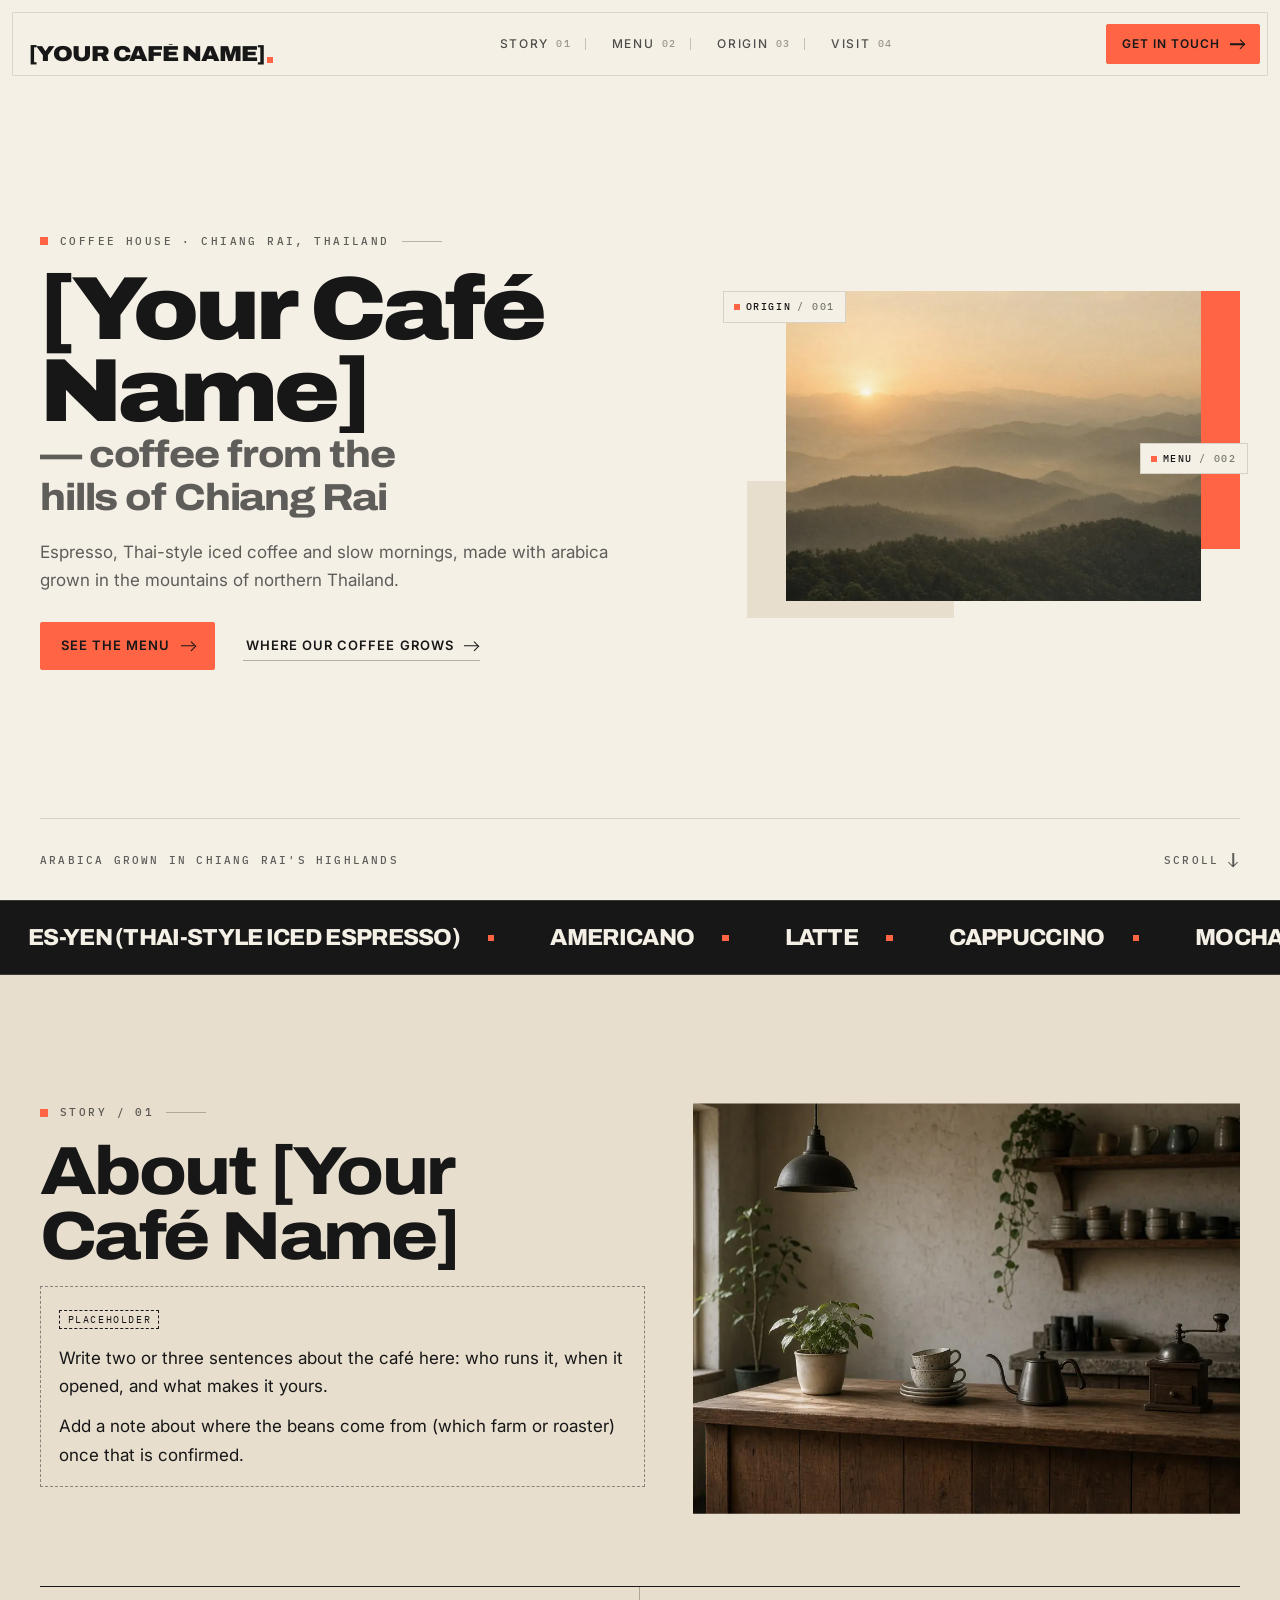
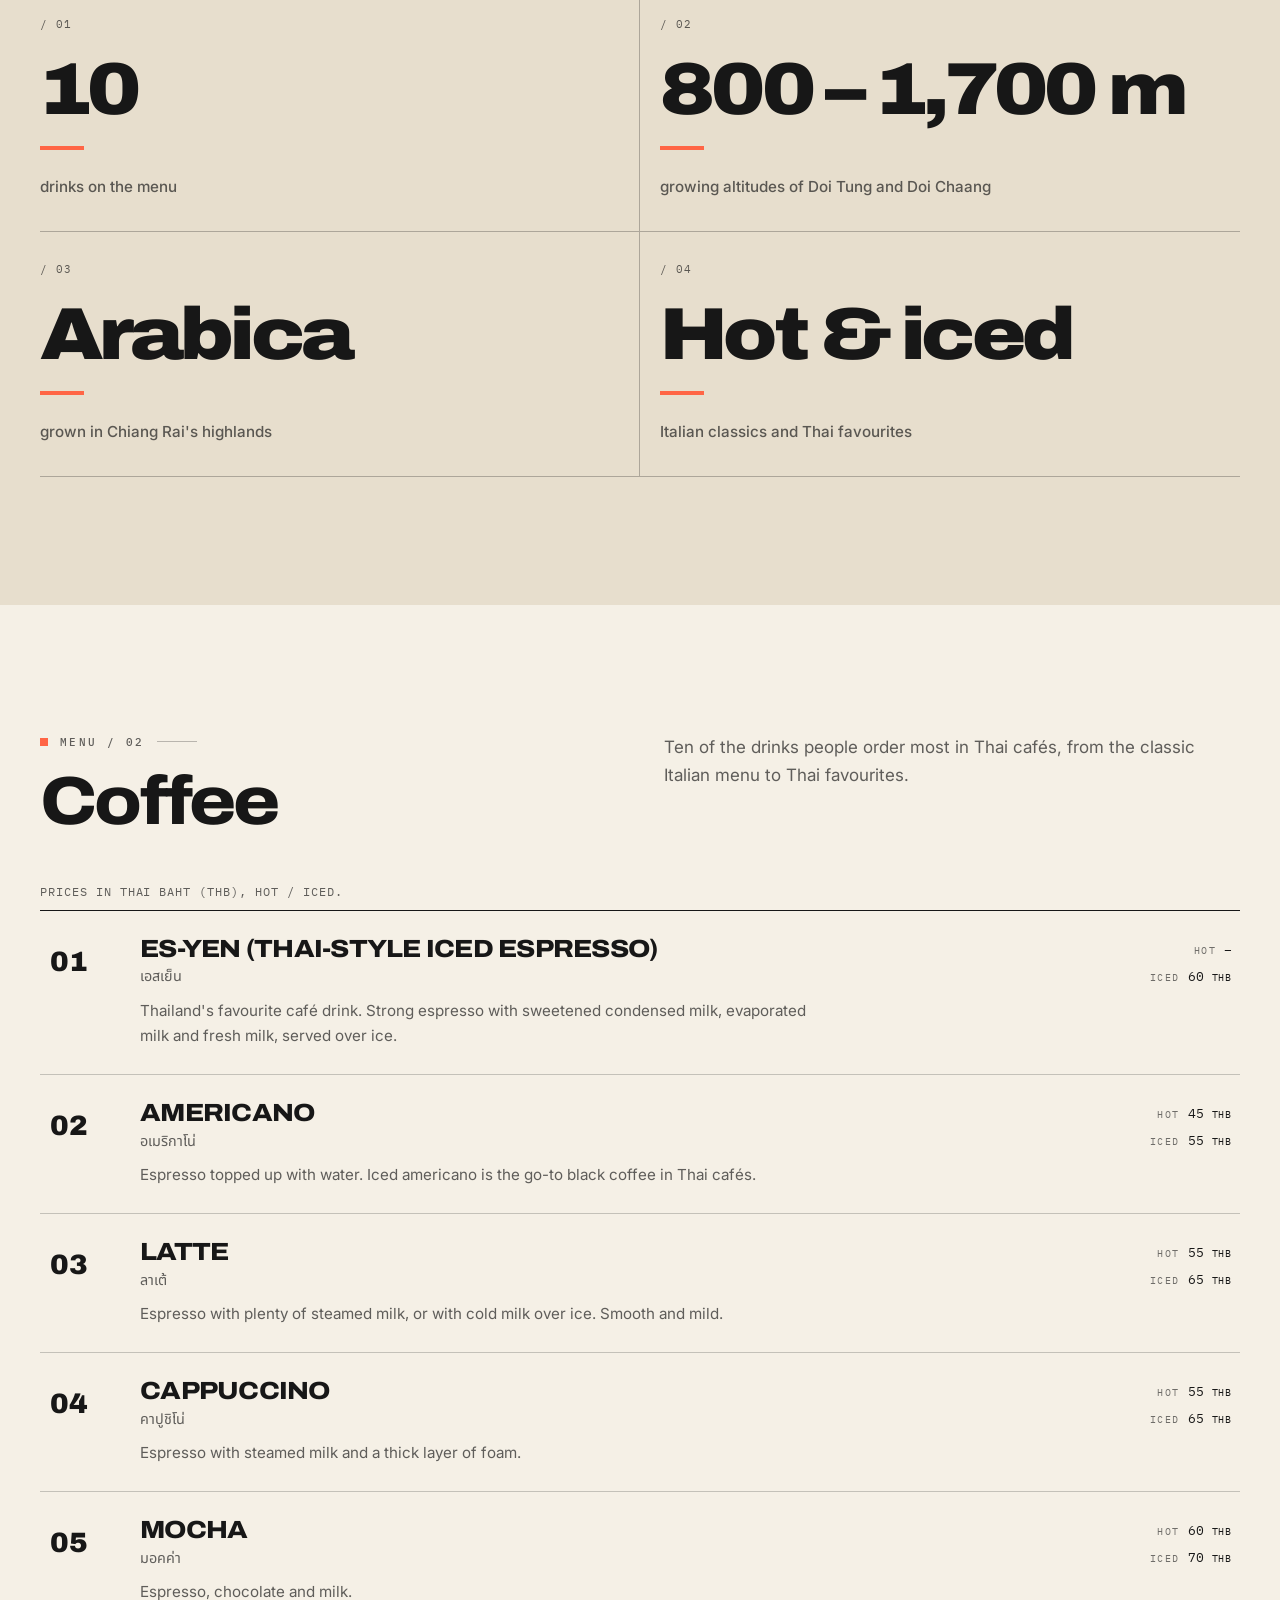
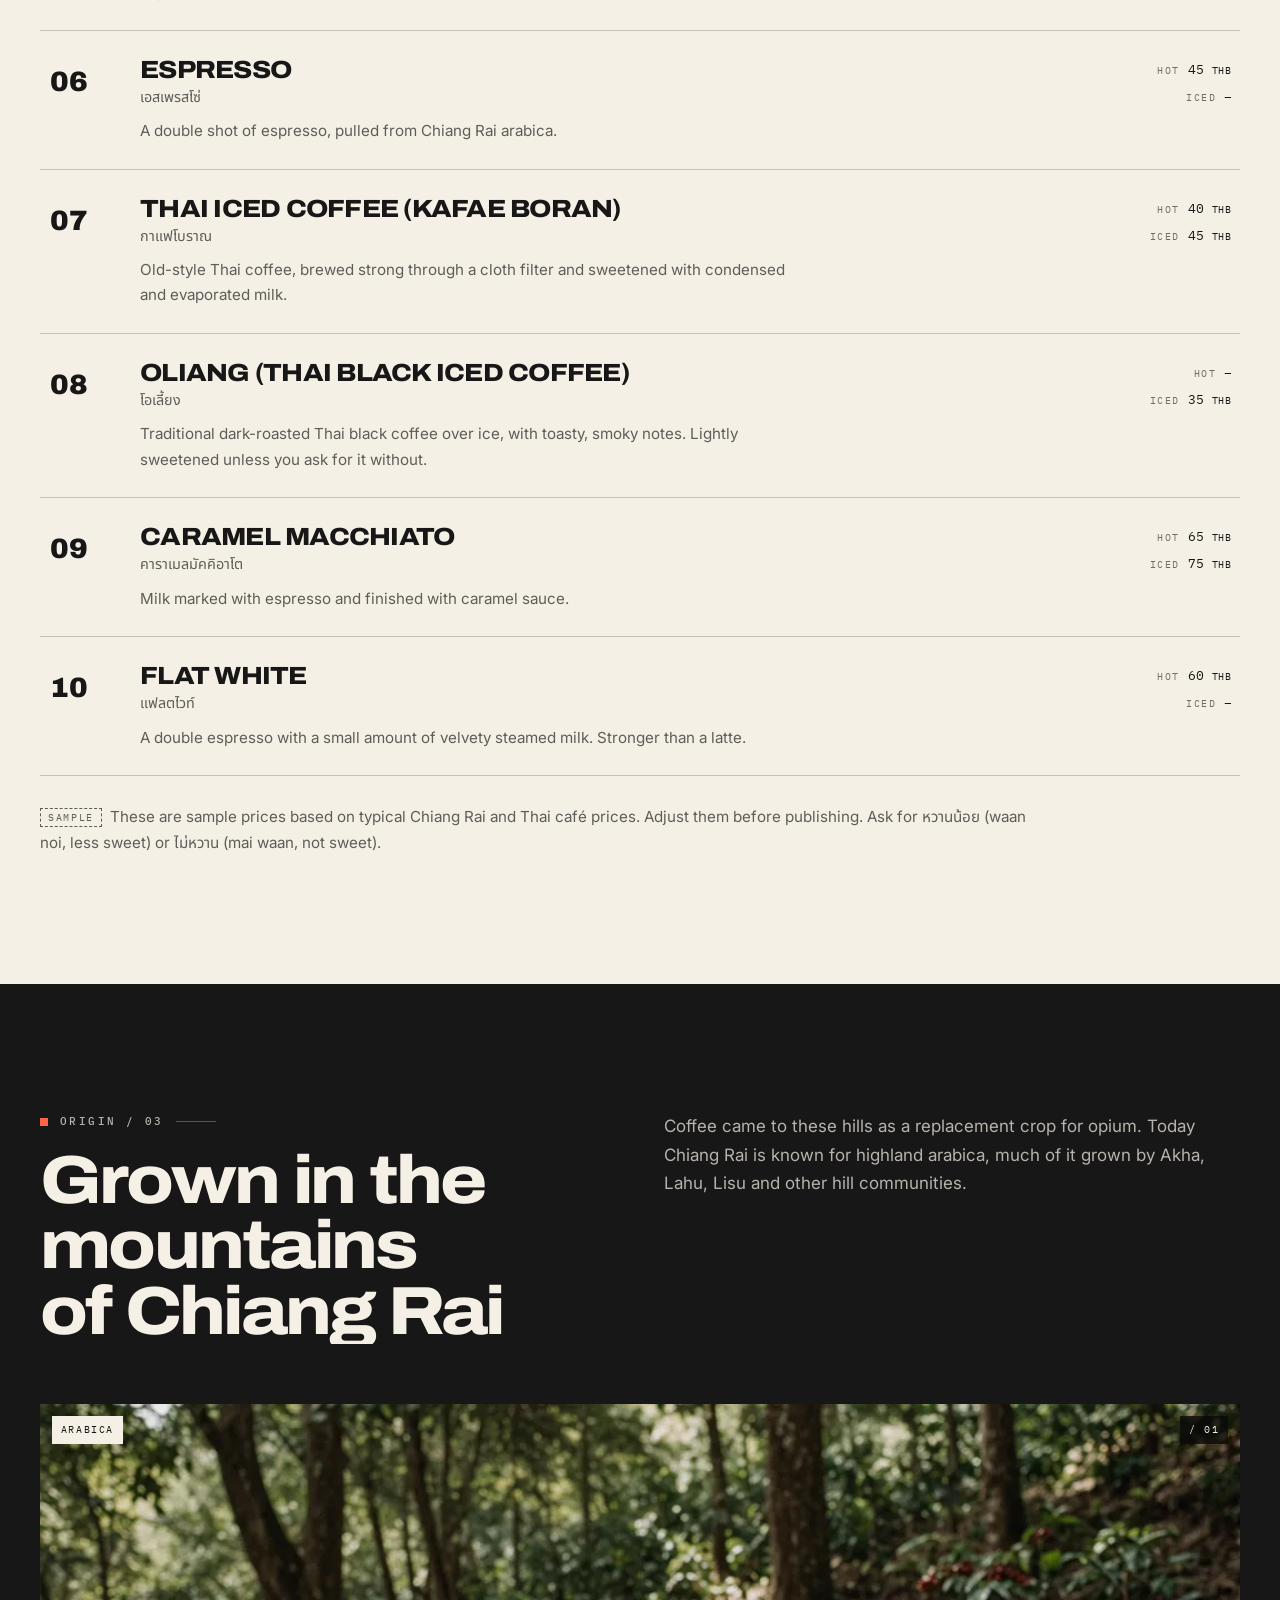
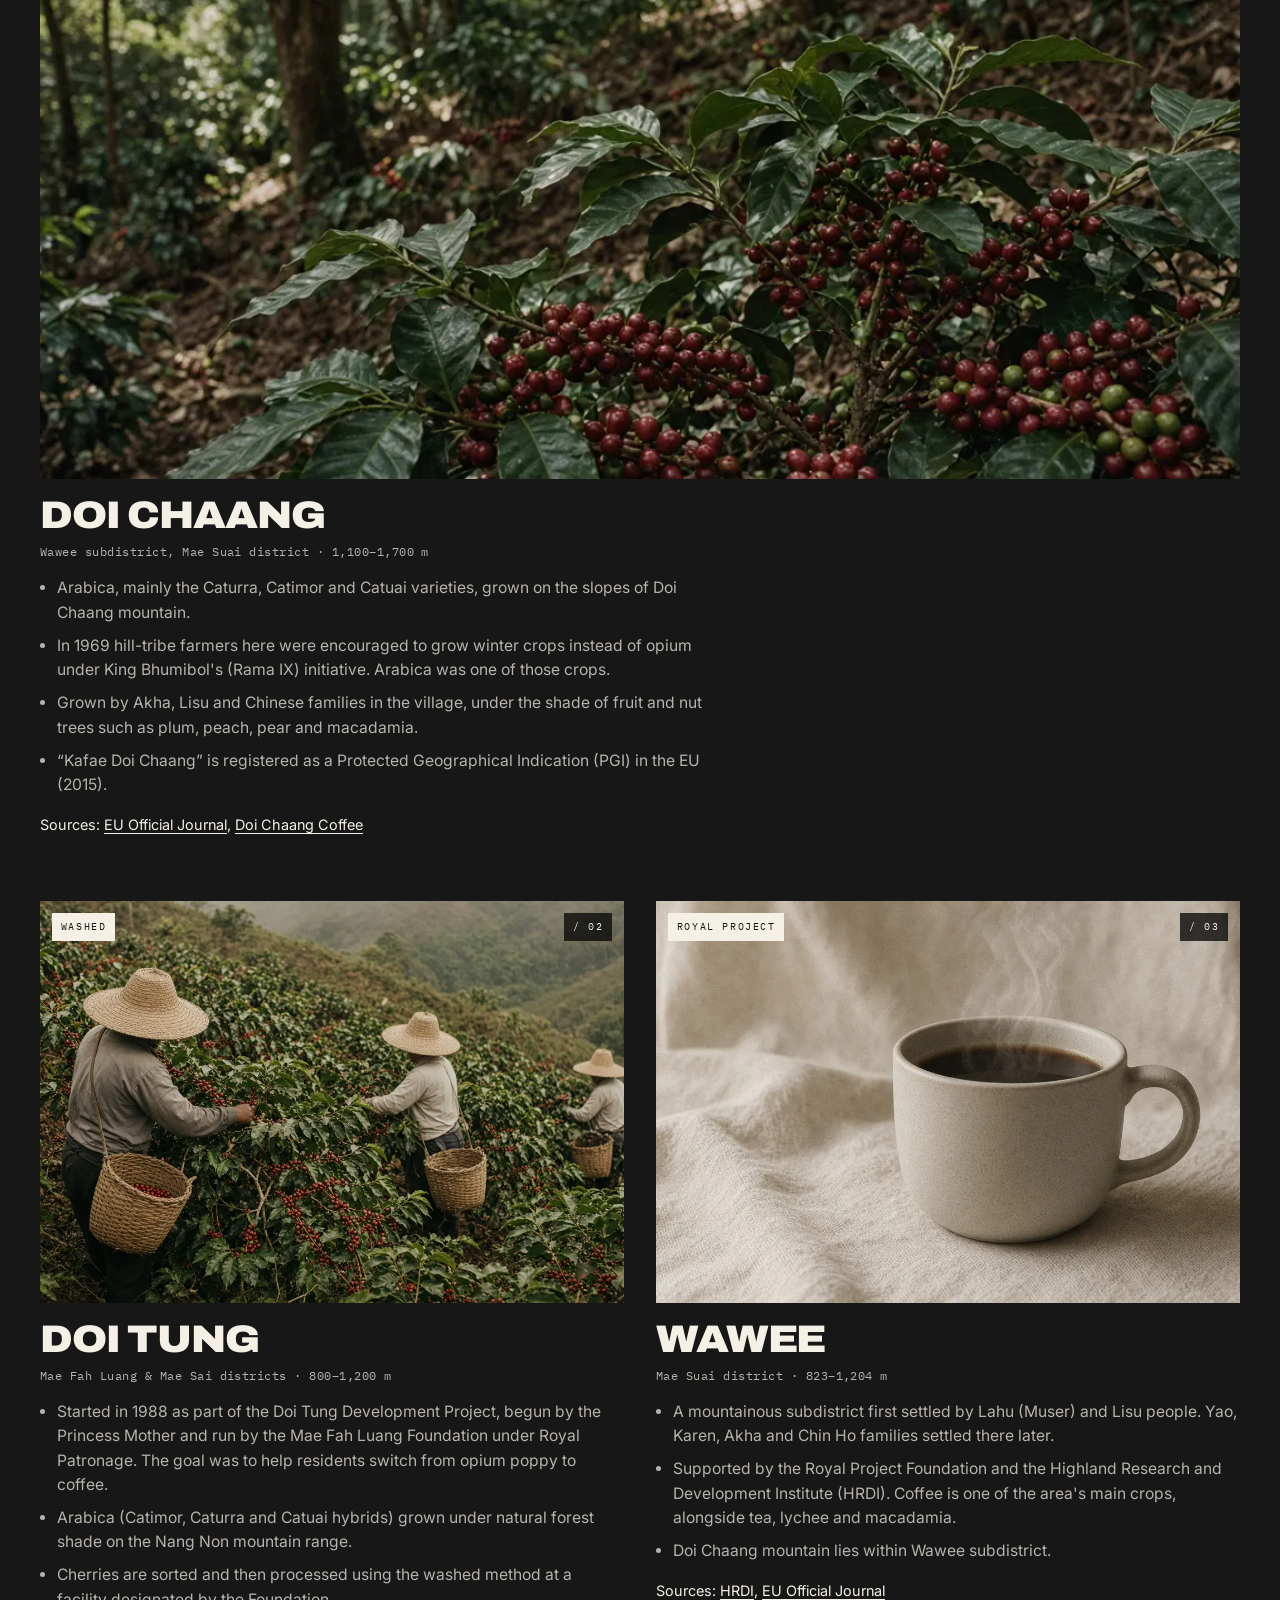
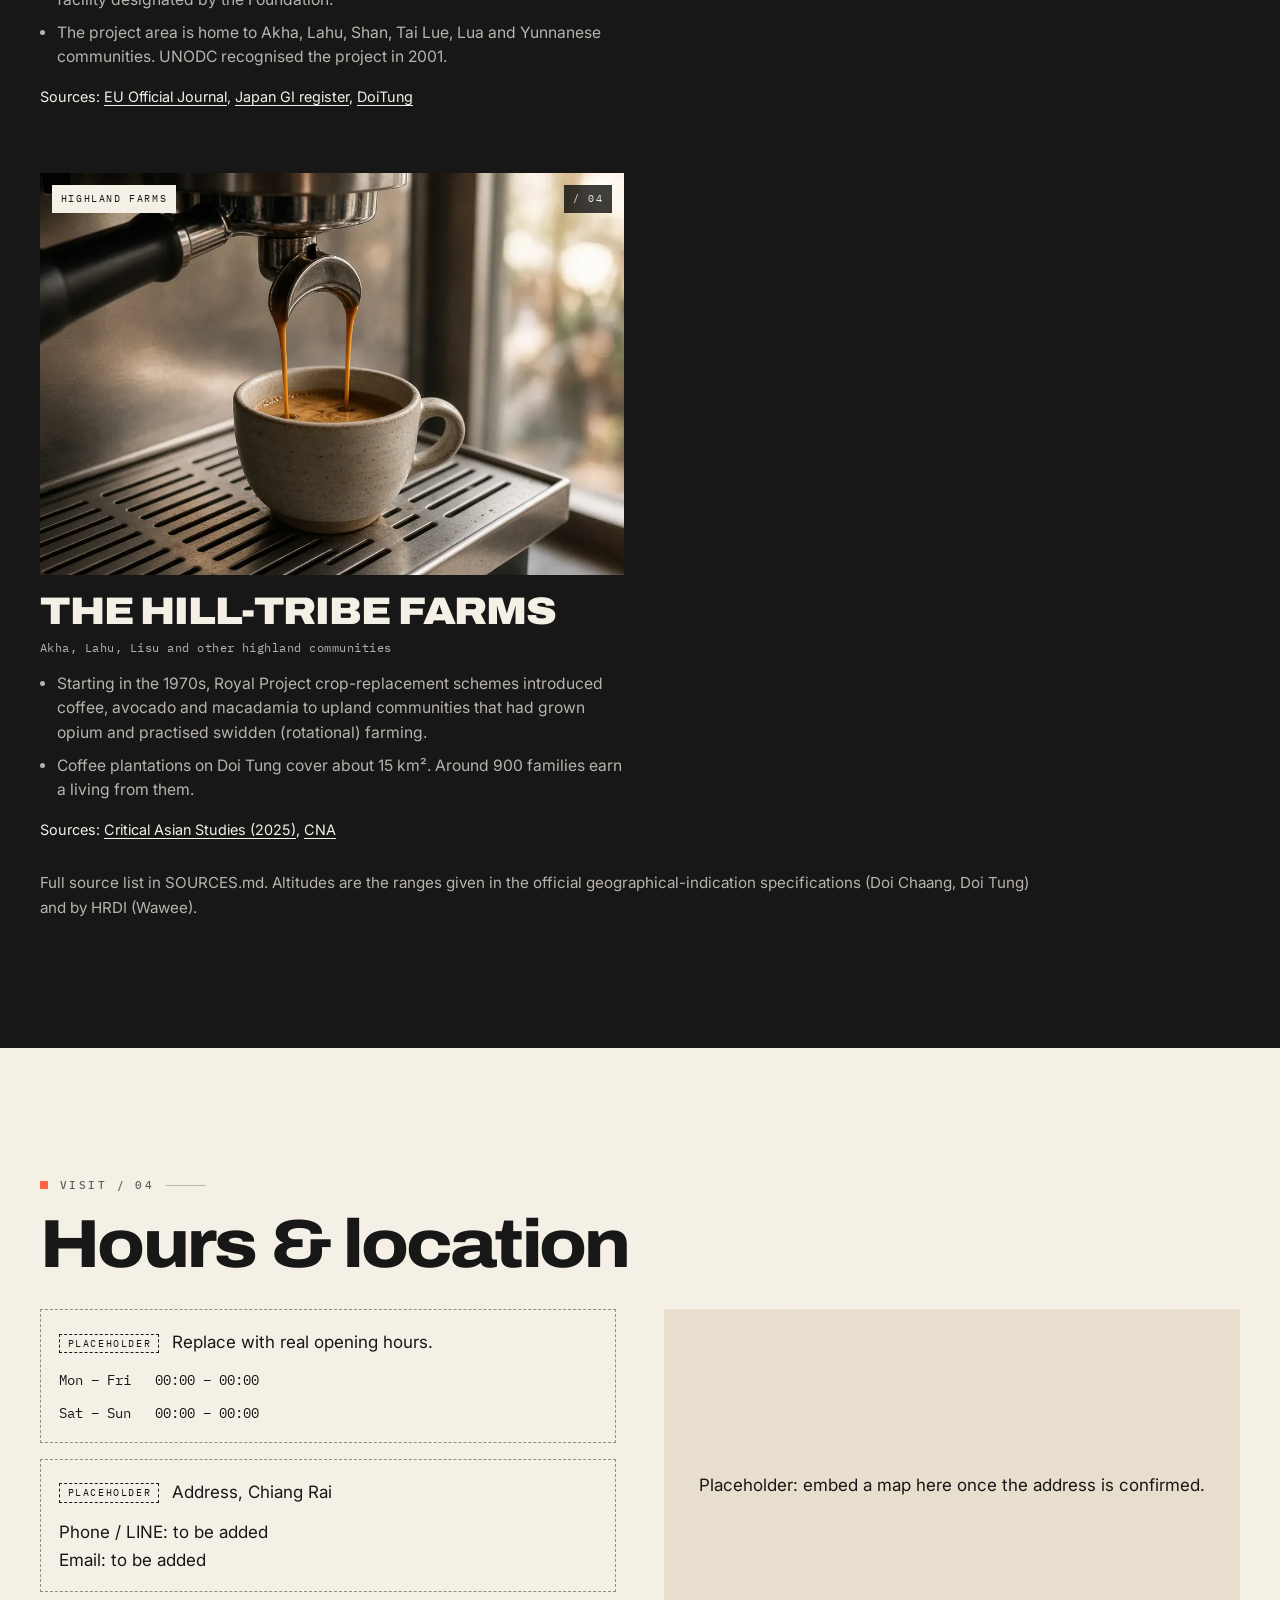
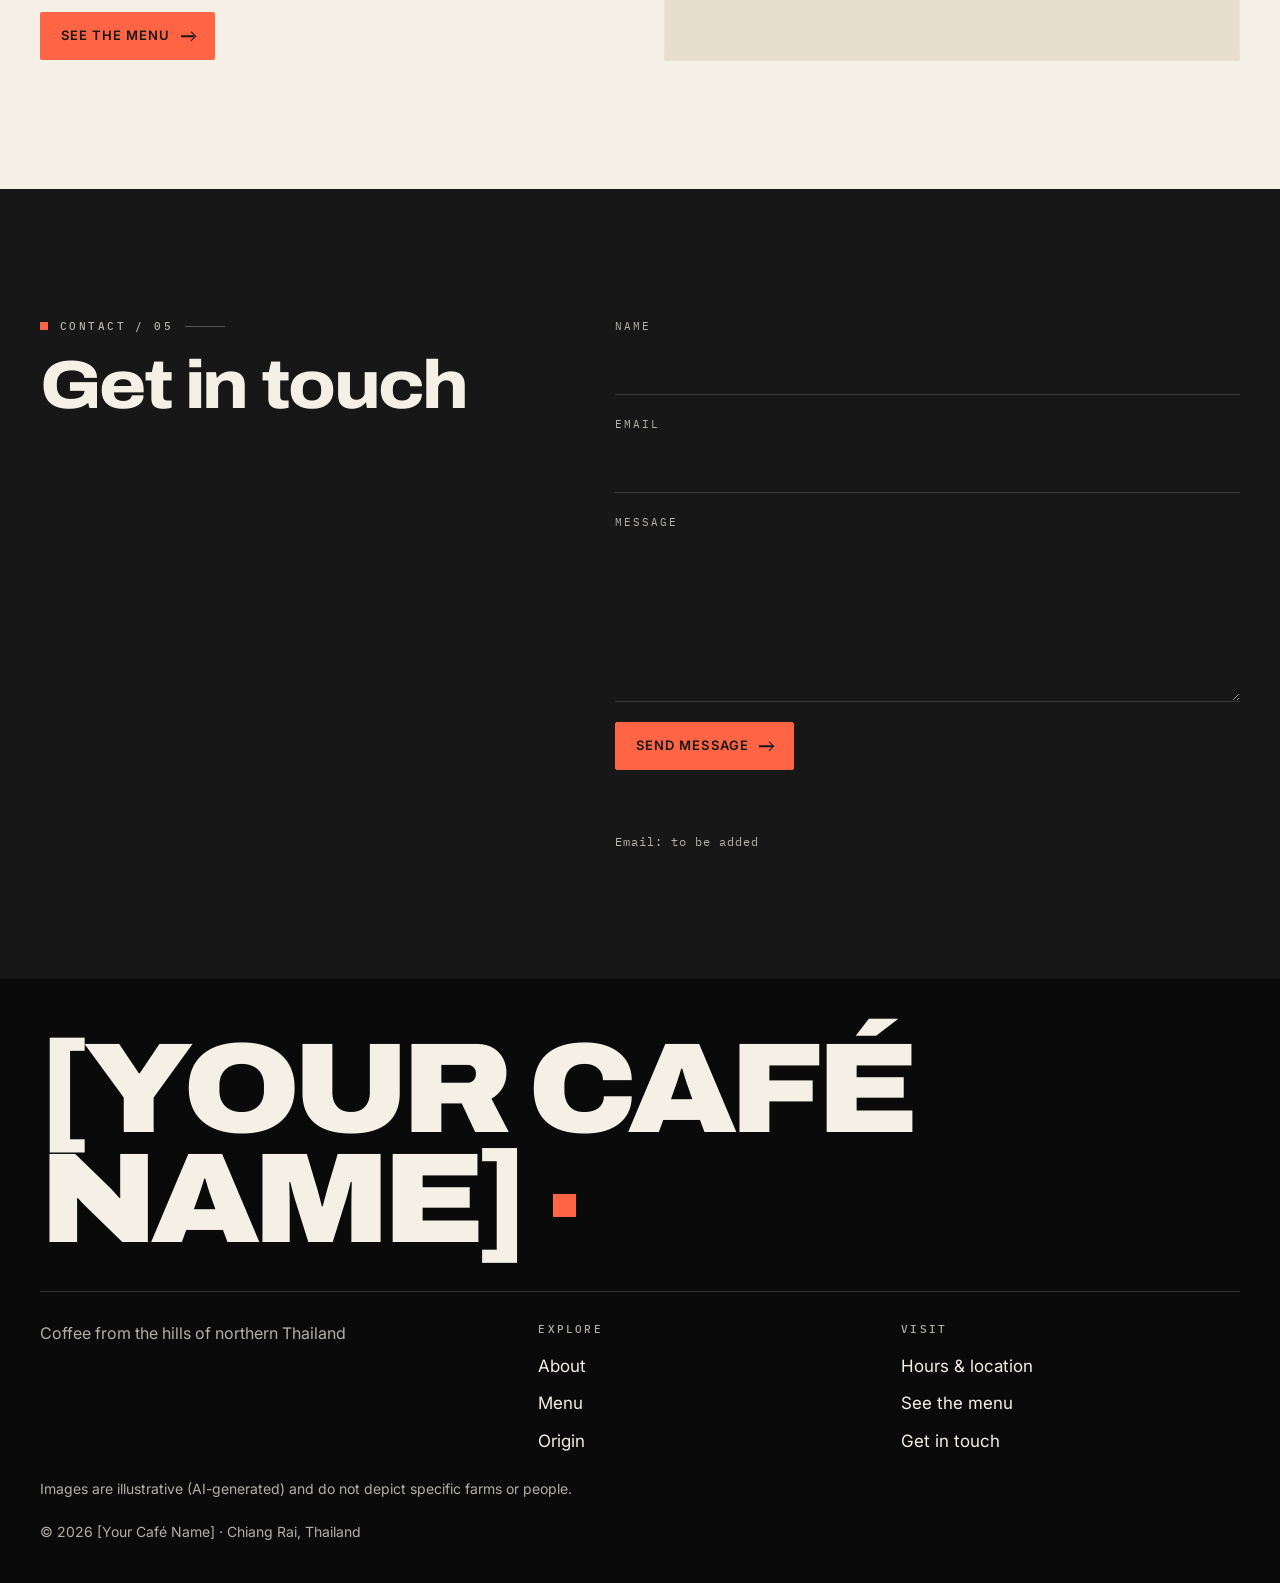
<file: index.html>
<!DOCTYPE html>
<!--
  HOW TO CHANGE THE SHOP NAME
  The café name is defined in ONE place: the data-shop-name attribute on the <html> tag below.
  Replace "[Your Café Name]" with the real name and every heading, the nav logo, the footer
  and the browser tab title update automatically (via assets/js/main.js).

  Other placeholders to replace are marked with the class "placeholder" (dashed outline)
  and the text "Placeholder". Menu prices are sample prices — adjust before going live.
  Facts in the Origin section are sourced in SOURCES.md.
-->
<html lang="en" data-shop-name="[Your Café Name]">
<head>
<meta charset="utf-8">
<meta name="viewport" content="width=device-width, initial-scale=1">
<title>Coffee shop in Chiang Rai</title>
<meta name="description" content="A coffee shop in Chiang Rai, Thailand, serving coffee grown in the hills of northern Thailand.">
<link rel="canonical" href="https://janvanhal.github.io/chiangrai-coffee-v3/">
<meta property="og:type" content="website">
<meta property="og:site_name" content="[Your Café Name]">
<meta property="og:title" content="Coffee shop in Chiang Rai">
<meta property="og:description" content="A coffee shop in Chiang Rai, Thailand, serving coffee grown in the hills of northern Thailand.">
<meta property="og:url" content="https://janvanhal.github.io/chiangrai-coffee-v3/">
<meta property="og:image" content="https://janvanhal.github.io/chiangrai-coffee-v3/assets/img/hero-hills.webp">
<meta property="og:image:alt" content="Forested hills of northern Thailand layered in morning mist at golden hour">
<meta property="og:locale" content="en">
<meta name="theme-color" content="#F5F0E6">
<link rel="preconnect" href="https://fonts.googleapis.com">
<link rel="preconnect" href="https://fonts.gstatic.com" crossorigin>
<link href="https://fonts.googleapis.com/css2?family=Archivo:wdth,wght@75..125,700;75..125,800;75..125,900&amp;family=IBM+Plex+Mono:wght@400;500&amp;family=Inter:wght@400;500;600&amp;family=Noto+Sans+Thai:wght@400;500&amp;display=swap" rel="stylesheet">
<link rel="preload" as="image" href="assets/img/hero-hills.webp" fetchpriority="high">
<link rel="icon" href="data:image/svg+xml,%3Csvg xmlns='http://www.w3.org/2000/svg' viewBox='0 0 32 32'%3E%3Crect width='32' height='32' rx='3' fill='%23F5F0E6'/%3E%3Crect x='8' y='8' width='16' height='16' fill='%23FF6545'/%3E%3C/svg%3E">
<link rel="stylesheet" href="assets/css/style.css">
<script>
  if (!window.matchMedia("(prefers-reduced-motion: reduce)").matches && "IntersectionObserver" in window) {
    document.documentElement.classList.add("js");
  }
</script>
<script src="assets/js/main.js" defer></script>
</head>
<body>

<a class="skip" href="#main">Skip to content</a>

<header class="mast">
  <div class="mast-inner">
    <nav class="nav" aria-label="Main">
      <a class="brand" href="#top">
        <span data-shop-name>[Your Café Name]</span>
        <span class="brand-dot" aria-hidden="true"></span>
      </a>
      <ul class="nav-list">
        <li>
          <a class="nav-link" href="#story">
            <span class="nav-dot" aria-hidden="true"></span>
            <span class="roll"><span>Story</span><span aria-hidden="true">Story</span></span>
            <span class="nav-idx">01</span>
          </a>
        </li>
        <li>
          <a class="nav-link" href="#menu">
            <span class="nav-dot" aria-hidden="true"></span>
            <span class="roll"><span>Menu</span><span aria-hidden="true">Menu</span></span>
            <span class="nav-idx">02</span>
          </a>
        </li>
        <li>
          <a class="nav-link" href="#origin">
            <span class="nav-dot" aria-hidden="true"></span>
            <span class="roll"><span>Origin</span><span aria-hidden="true">Origin</span></span>
            <span class="nav-idx">03</span>
          </a>
        </li>
        <li>
          <a class="nav-link" href="#visit">
            <span class="nav-dot" aria-hidden="true"></span>
            <span class="roll"><span>Visit</span><span aria-hidden="true">Visit</span></span>
            <span class="nav-idx">04</span>
          </a>
        </li>
      </ul>
      <div class="nav-end">
        <a class="btn btn-fill nav-cta" href="#contact">
          <span class="roll"><span>Get in touch</span><span aria-hidden="true">Get in touch</span></span>
          <span class="arr arr-e" aria-hidden="true"></span>
        </a>
        <button class="nav-toggle" type="button" aria-expanded="false" aria-controls="nav-panel" aria-label="Open menu">
          <span class="nav-toggle-bars" aria-hidden="true"></span>
        </button>
      </div>
    </nav>
  </div>
  <div class="nav-panel" id="nav-panel" hidden>
    <ul class="nav-panel-list">
      <li><a href="#story"><span>Story</span><span class="nav-idx">01</span></a></li>
      <li><a href="#menu"><span>Menu</span><span class="nav-idx">02</span></a></li>
      <li><a href="#origin"><span>Origin</span><span class="nav-idx">03</span></a></li>
      <li><a href="#visit"><span>Visit</span><span class="nav-idx">04</span></a></li>
      <li><a href="#contact"><span>Get in touch</span><span class="nav-idx">05</span></a></li>
    </ul>
  </div>
</header>

<main id="main" tabindex="-1">

  <section class="hero" id="top" aria-labelledby="hero-heading">
    <div class="shell hero-grid">
      <div class="hero-copy">
        <p class="kicker reveal" data-reveal="fade">
          <span class="kicker-dot" aria-hidden="true"></span>
          Coffee house · Chiang Rai, Thailand
          <span class="kicker-rule" aria-hidden="true"></span>
        </p>
        <h1 id="hero-heading">
          <span class="clip"><span class="clip-inner" data-shop-name>[Your Café Name]</span></span>
          <span class="clip"><span class="clip-inner hero-sub">&mdash; coffee from the hills of Chiang Rai</span></span>
        </h1>
        <p class="lead reveal" data-reveal="up" style="--d: 80ms">Espresso, Thai-style iced coffee and slow mornings, made with arabica grown in the mountains of northern Thailand.</p>
        <div class="hero-actions reveal" data-reveal="up" style="--d: 140ms">
          <a class="btn btn-fill" href="#menu">
            <span class="roll"><span>See the menu</span><span aria-hidden="true">See the menu</span></span>
            <span class="arr arr-e" aria-hidden="true"></span>
          </a>
          <a class="btn btn-ghost" href="#origin">
            <span class="roll"><span>Where our coffee grows</span><span aria-hidden="true">Where our coffee grows</span></span>
            <span class="arr arr-e" aria-hidden="true"></span>
          </a>
        </div>
      </div>

      <div class="hero-visual">
        <div class="hero-plane hero-plane-coral" aria-hidden="true"></div>
        <div class="hero-plane hero-plane-sand" aria-hidden="true"></div>
        <figure class="hero-shot reveal" data-reveal="clip">
          <div class="hero-shot-shift" data-shift>
            <img src="assets/img/hero-hills.webp" width="1280" height="720" alt="Forested hills of northern Thailand layered in morning mist at golden hour" loading="eager" fetchpriority="high" decoding="async">
          </div>
        </figure>
        <ul class="hero-tags">
          <li class="reveal" data-reveal="fade">Origin <span>/ 001</span></li>
          <li class="reveal" data-reveal="fade">Menu <span>/ 002</span></li>
        </ul>
      </div>

      <div class="hero-foot">
        <span class="draw" aria-hidden="true"></span>
        <p class="hero-foot-copy reveal" data-reveal="fade">Arabica grown in Chiang Rai's highlands</p>
        <a class="scroll-cue reveal" data-reveal="fade" href="#story">
          Scroll
          <span class="arr arr-s" aria-hidden="true"></span>
        </a>
      </div>
    </div>
  </section>

  <div class="ticker" aria-hidden="true">
    <div class="ticker-track">
      <ul class="ticker-group">
        <li>Es-yen (Thai-style iced espresso)</li>
        <li>Americano</li>
        <li>Latte</li>
        <li>Cappuccino</li>
        <li>Mocha</li>
        <li>Espresso</li>
        <li>Thai iced coffee (kafae boran)</li>
        <li>Oliang (Thai black iced coffee)</li>
        <li>Caramel macchiato</li>
        <li>Flat white</li>
      </ul>
      <ul class="ticker-group">
        <li>Es-yen (Thai-style iced espresso)</li>
        <li>Americano</li>
        <li>Latte</li>
        <li>Cappuccino</li>
        <li>Mocha</li>
        <li>Espresso</li>
        <li>Thai iced coffee (kafae boran)</li>
        <li>Oliang (Thai black iced coffee)</li>
        <li>Caramel macchiato</li>
        <li>Flat white</li>
      </ul>
    </div>
  </div>

  <section class="story band-sand" id="story" aria-labelledby="about-heading">
    <div class="shell">
      <div class="story-grid">
        <div class="story-copy">
          <p class="kicker reveal" data-reveal="fade">
            <span class="kicker-dot" aria-hidden="true"></span>
            Story / 01
            <span class="kicker-rule" aria-hidden="true"></span>
          </p>
          <h2 id="about-heading" class="title">
            <span class="clip"><span class="clip-inner">About <span data-shop-name>[Your Café Name]</span></span></span>
          </h2>
          <div class="placeholder reveal" data-reveal="up">
            <p><span class="tag">Placeholder</span></p>
            <p>Write two or three sentences about the café here: who runs it, when it opened, and what makes it yours.</p>
            <p>Add a note about where the beans come from (which farm or roaster) once that is confirmed.</p>
          </div>
        </div>
        <figure class="frame reveal" data-reveal="clip">
          <img src="assets/img/cafe.webp" width="960" height="720" loading="lazy" decoding="async" alt="A quiet café counter with wooden surfaces and coffee equipment in natural window light">
        </figure>
      </div>

      <div class="facts">
        <h2 id="highlights-heading" class="visually-hidden">Highlights</h2>
        <ul class="facts-grid">
          <li class="fact reveal" data-reveal="up">
            <span class="fact-idx">/ 01</span>
            <p class="fact-value"><span data-count="10">10</span></p>
            <span class="fact-bar" aria-hidden="true"></span>
            <p class="fact-cap">drinks on the menu</p>
          </li>
          <li class="fact reveal" data-reveal="up">
            <span class="fact-idx">/ 02</span>
            <p class="fact-value"><span data-count="800">800</span> – <span data-count="1700">1,700</span> m</p>
            <span class="fact-bar" aria-hidden="true"></span>
            <p class="fact-cap">growing altitudes of Doi Tung and Doi Chaang</p>
          </li>
          <li class="fact reveal" data-reveal="up">
            <span class="fact-idx">/ 03</span>
            <p class="fact-value">Arabica</p>
            <span class="fact-bar" aria-hidden="true"></span>
            <p class="fact-cap">grown in Chiang Rai's highlands</p>
          </li>
          <li class="fact reveal" data-reveal="up">
            <span class="fact-idx">/ 04</span>
            <p class="fact-value">Hot &amp; iced</p>
            <span class="fact-bar" aria-hidden="true"></span>
            <p class="fact-cap">Italian classics and Thai favourites</p>
          </li>
        </ul>
      </div>
    </div>
  </section>

  <section class="menu band-cream" id="menu" aria-labelledby="menu-heading">
    <div class="shell">
      <div class="section-split">
        <div>
          <p class="kicker reveal" data-reveal="fade">
            <span class="kicker-dot" aria-hidden="true"></span>
            Menu / 02
            <span class="kicker-rule" aria-hidden="true"></span>
          </p>
          <h2 id="menu-heading" class="title">
            <span class="clip"><span class="clip-inner">Coffee</span></span>
          </h2>
        </div>
        <p class="lead reveal" data-reveal="up">Ten of the drinks people order most in Thai cafés, from the classic Italian menu to Thai favourites.</p>
      </div>

      <p class="legend reveal" data-reveal="fade">Prices in Thai baht (THB), hot / iced.</p>

      <ol class="menu-list">
        <li class="reveal" data-reveal="up">
          <article class="menu-row">
            <span class="menu-num" aria-hidden="true">01</span>
            <div class="menu-body">
              <h3>Es-yen (Thai-style iced espresso)</h3>
              <p class="th" lang="th">เอสเย็น</p>
              <p class="menu-desc">Thailand's favourite café drink. Strong espresso with sweetened condensed milk, evaporated milk and fresh milk, served over ice.</p>
            </div>
            <p class="prices">
              <span class="price"><span class="price-k">Hot</span><span class="price-n"><span aria-hidden="true">&ndash;</span><span class="visually-hidden">not served</span></span></span>
              <span class="price"><span class="price-k">Iced</span><span class="price-n">60 <small>THB</small></span></span>
            </p>
          </article>
        </li>
        <li class="reveal" data-reveal="up">
          <article class="menu-row">
            <span class="menu-num" aria-hidden="true">02</span>
            <div class="menu-body">
              <h3>Americano</h3>
              <p class="th" lang="th">อเมริกาโน่</p>
              <p class="menu-desc">Espresso topped up with water. Iced americano is the go-to black coffee in Thai cafés.</p>
            </div>
            <p class="prices">
              <span class="price"><span class="price-k">Hot</span><span class="price-n">45 <small>THB</small></span></span>
              <span class="price"><span class="price-k">Iced</span><span class="price-n">55 <small>THB</small></span></span>
            </p>
          </article>
        </li>
        <li class="reveal" data-reveal="up">
          <article class="menu-row">
            <span class="menu-num" aria-hidden="true">03</span>
            <div class="menu-body">
              <h3>Latte</h3>
              <p class="th" lang="th">ลาเต้</p>
              <p class="menu-desc">Espresso with plenty of steamed milk, or with cold milk over ice. Smooth and mild.</p>
            </div>
            <p class="prices">
              <span class="price"><span class="price-k">Hot</span><span class="price-n">55 <small>THB</small></span></span>
              <span class="price"><span class="price-k">Iced</span><span class="price-n">65 <small>THB</small></span></span>
            </p>
          </article>
        </li>
        <li class="reveal" data-reveal="up">
          <article class="menu-row">
            <span class="menu-num" aria-hidden="true">04</span>
            <div class="menu-body">
              <h3>Cappuccino</h3>
              <p class="th" lang="th">คาปูชิโน่</p>
              <p class="menu-desc">Espresso with steamed milk and a thick layer of foam.</p>
            </div>
            <p class="prices">
              <span class="price"><span class="price-k">Hot</span><span class="price-n">55 <small>THB</small></span></span>
              <span class="price"><span class="price-k">Iced</span><span class="price-n">65 <small>THB</small></span></span>
            </p>
          </article>
        </li>
        <li class="reveal" data-reveal="up">
          <article class="menu-row">
            <span class="menu-num" aria-hidden="true">05</span>
            <div class="menu-body">
              <h3>Mocha</h3>
              <p class="th" lang="th">มอคค่า</p>
              <p class="menu-desc">Espresso, chocolate and milk.</p>
            </div>
            <p class="prices">
              <span class="price"><span class="price-k">Hot</span><span class="price-n">60 <small>THB</small></span></span>
              <span class="price"><span class="price-k">Iced</span><span class="price-n">70 <small>THB</small></span></span>
            </p>
          </article>
        </li>
        <li class="reveal" data-reveal="up">
          <article class="menu-row">
            <span class="menu-num" aria-hidden="true">06</span>
            <div class="menu-body">
              <h3>Espresso</h3>
              <p class="th" lang="th">เอสเพรสโซ่</p>
              <p class="menu-desc">A double shot of espresso, pulled from Chiang Rai arabica.</p>
            </div>
            <p class="prices">
              <span class="price"><span class="price-k">Hot</span><span class="price-n">45 <small>THB</small></span></span>
              <span class="price"><span class="price-k">Iced</span><span class="price-n"><span aria-hidden="true">&ndash;</span><span class="visually-hidden">not served</span></span></span>
            </p>
          </article>
        </li>
        <li class="reveal" data-reveal="up">
          <article class="menu-row">
            <span class="menu-num" aria-hidden="true">07</span>
            <div class="menu-body">
              <h3>Thai iced coffee (kafae boran)</h3>
              <p class="th" lang="th">กาแฟโบราณ</p>
              <p class="menu-desc">Old-style Thai coffee, brewed strong through a cloth filter and sweetened with condensed and evaporated milk.</p>
            </div>
            <p class="prices">
              <span class="price"><span class="price-k">Hot</span><span class="price-n">40 <small>THB</small></span></span>
              <span class="price"><span class="price-k">Iced</span><span class="price-n">45 <small>THB</small></span></span>
            </p>
          </article>
        </li>
        <li class="reveal" data-reveal="up">
          <article class="menu-row">
            <span class="menu-num" aria-hidden="true">08</span>
            <div class="menu-body">
              <h3>Oliang (Thai black iced coffee)</h3>
              <p class="th" lang="th">โอเลี้ยง</p>
              <p class="menu-desc">Traditional dark-roasted Thai black coffee over ice, with toasty, smoky notes. Lightly sweetened unless you ask for it without.</p>
            </div>
            <p class="prices">
              <span class="price"><span class="price-k">Hot</span><span class="price-n"><span aria-hidden="true">&ndash;</span><span class="visually-hidden">not served</span></span></span>
              <span class="price"><span class="price-k">Iced</span><span class="price-n">35 <small>THB</small></span></span>
            </p>
          </article>
        </li>
        <li class="reveal" data-reveal="up">
          <article class="menu-row">
            <span class="menu-num" aria-hidden="true">09</span>
            <div class="menu-body">
              <h3>Caramel macchiato</h3>
              <p class="th" lang="th">คาราเมลมัคคิอาโต</p>
              <p class="menu-desc">Milk marked with espresso and finished with caramel sauce.</p>
            </div>
            <p class="prices">
              <span class="price"><span class="price-k">Hot</span><span class="price-n">65 <small>THB</small></span></span>
              <span class="price"><span class="price-k">Iced</span><span class="price-n">75 <small>THB</small></span></span>
            </p>
          </article>
        </li>
        <li class="reveal" data-reveal="up">
          <article class="menu-row">
            <span class="menu-num" aria-hidden="true">10</span>
            <div class="menu-body">
              <h3>Flat white</h3>
              <p class="th" lang="th">แฟลตไวท์</p>
              <p class="menu-desc">A double espresso with a small amount of velvety steamed milk. Stronger than a latte.</p>
            </div>
            <p class="prices">
              <span class="price"><span class="price-k">Hot</span><span class="price-n">60 <small>THB</small></span></span>
              <span class="price"><span class="price-k">Iced</span><span class="price-n"><span aria-hidden="true">&ndash;</span><span class="visually-hidden">not served</span></span></span>
            </p>
          </article>
        </li>
      </ol>

      <p class="note reveal" data-reveal="fade"><span class="tag">Sample</span>These are sample prices based on typical Chiang Rai and Thai café prices. Adjust them before publishing. Ask for <span class="thai" lang="th">หวานน้อย</span> (waan noi, less sweet) or <span class="thai" lang="th">ไม่หวาน</span> (mai waan, not sweet).</p>
    </div>
  </section>

  <section class="origin band-ink" id="origin" aria-labelledby="origin-heading">
    <div class="shell">
      <div class="section-split">
        <div>
          <p class="kicker reveal" data-reveal="fade">
            <span class="kicker-dot" aria-hidden="true"></span>
            Origin / 03
            <span class="kicker-rule" aria-hidden="true"></span>
          </p>
          <h2 id="origin-heading" class="title">
            <span class="clip"><span class="clip-inner">Grown in the mountains</span></span>
            <span class="clip"><span class="clip-inner">of Chiang Rai</span></span>
          </h2>
        </div>
        <p class="lead reveal" data-reveal="up">Coffee came to these hills as a replacement crop for opium. Today Chiang Rai is known for highland arabica, much of it grown by Akha, Lahu, Lisu and other hill communities.</p>
      </div>

      <div class="origin-grid">
        <article class="origin-card origin-card-a reveal" data-reveal="up">
          <figure class="origin-media">
            <img src="assets/img/plantation.webp" width="1080" height="720" loading="lazy" decoding="async" alt="Shade-grown arabica coffee shrubs with ripe red cherries on a hillside under tall trees">
            <span class="origin-chip">Arabica</span>
            <span class="origin-idx">/ 01</span>
          </figure>
          <div class="origin-copy">
            <h3 class="origin-name">Doi Chaang</h3>
            <p class="meta">Wawee subdistrict, Mae Suai district · 1,100&ndash;1,700 m</p>
            <ul>
              <li>Arabica, mainly the Caturra, Catimor and Catuai varieties, grown on the slopes of Doi Chaang mountain.</li>
              <li>In 1969 hill-tribe farmers here were encouraged to grow winter crops instead of opium under King Bhumibol's (Rama IX) initiative. Arabica was one of those crops.</li>
              <li>Grown by Akha, Lisu and Chinese families in the village, under the shade of fruit and nut trees such as plum, peach, pear and macadamia.</li>
              <li>&ldquo;Kafae Doi Chaang&rdquo; is registered as a Protected Geographical Indication (PGI) in the EU (2015).</li>
            </ul>
            <p class="src">Sources: <a href="https://eur-lex.europa.eu/LexUriServ/LexUriServ.do?uri=OJ%3AC%3A2014%3A049%3A0008%3A0012%3AEN%3APDF" target="_blank" rel="noopener noreferrer">EU Official Journal</a>, <a href="https://doichaangcoffee.co.th/en/about-us/the-legend/" target="_blank" rel="noopener noreferrer">Doi Chaang Coffee</a></p>
          </div>
        </article>

        <article class="origin-card origin-card-b reveal" data-reveal="up">
          <figure class="origin-media">
            <img src="assets/img/farmworkers.webp" width="1080" height="720" loading="lazy" decoding="async" alt="Farmworkers in wide-brimmed hats picking ripe coffee cherries by hand, seen from behind among the coffee shrubs">
            <span class="origin-chip">Washed</span>
            <span class="origin-idx">/ 02</span>
          </figure>
          <div class="origin-copy">
            <h3 class="origin-name">Doi Tung</h3>
            <p class="meta">Mae Fah Luang &amp; Mae Sai districts · 800&ndash;1,200 m</p>
            <ul>
              <li>Started in 1988 as part of the Doi Tung Development Project, begun by the Princess Mother and run by the Mae Fah Luang Foundation under Royal Patronage. The goal was to help residents switch from opium poppy to coffee.</li>
              <li>Arabica (Catimor, Caturra and Catuai hybrids) grown under natural forest shade on the Nang Non mountain range.</li>
              <li>Cherries are sorted and then processed using the washed method at a facility designated by the Foundation.</li>
              <li>The project area is home to Akha, Lahu, Shan, Tai Lue, Lua and Yunnanese communities. UNODC recognised the project in 2001.</li>
            </ul>
            <p class="src">Sources: <a href="https://eur-lex.europa.eu/LexUriServ/LexUriServ.do?uri=OJ:C:2014:048:0014:0018:EN:PDF" target="_blank" rel="noopener noreferrer">EU Official Journal</a>, <a href="https://pd.jgic.jp/en/register/entry/138.html" target="_blank" rel="noopener noreferrer">Japan GI register</a>, <a href="https://www.doitung.com/en/about/" target="_blank" rel="noopener noreferrer">DoiTung</a></p>
          </div>
        </article>

        <article class="origin-card origin-card-c reveal" data-reveal="up">
          <figure class="origin-media">
            <img src="assets/img/hot-cup.webp" width="1080" height="720" loading="lazy" decoding="async" alt="A steaming cup of hot coffee on a warm linen cloth in soft daylight">
            <span class="origin-chip">Royal Project</span>
            <span class="origin-idx">/ 03</span>
          </figure>
          <div class="origin-copy">
            <h3 class="origin-name">Wawee</h3>
            <p class="meta">Mae Suai district · 823&ndash;1,204 m</p>
            <ul>
              <li>A mountainous subdistrict first settled by Lahu (Muser) and Lisu people. Yao, Karen, Akha and Chin Ho families settled there later.</li>
              <li>Supported by the Royal Project Foundation and the Highland Research and Development Institute (HRDI). Coffee is one of the area's main crops, alongside tea, lychee and macadamia.</li>
              <li>Doi Chaang mountain lies within Wawee subdistrict.</li>
            </ul>
            <p class="src">Sources: <a href="https://www.hrdi.or.th/en/en-admin/public/images/WhereWeWork/HighlandDevelopmentRoyalProjectAreas/FILE-20240319-0948J1UU8ASR4YPE.pdf" target="_blank" rel="noopener noreferrer">HRDI</a>, <a href="https://eur-lex.europa.eu/LexUriServ/LexUriServ.do?uri=OJ%3AC%3A2014%3A049%3A0008%3A0012%3AEN%3APDF" target="_blank" rel="noopener noreferrer">EU Official Journal</a></p>
          </div>
        </article>

        <article class="origin-card origin-card-d reveal" data-reveal="up">
          <figure class="origin-media">
            <img src="assets/img/espresso.webp" width="1080" height="720" loading="lazy" decoding="async" alt="Espresso pouring from a portafilter into a small cup on a café espresso machine">
            <span class="origin-chip">Highland farms</span>
            <span class="origin-idx">/ 04</span>
          </figure>
          <div class="origin-copy">
            <h3 class="origin-name">The hill-tribe farms</h3>
            <p class="meta">Akha, Lahu, Lisu and other highland communities</p>
            <ul>
              <li>Starting in the 1970s, Royal Project crop-replacement schemes introduced coffee, avocado and macadamia to upland communities that had grown opium and practised swidden (rotational) farming.</li>
              <li>Coffee plantations on Doi Tung cover about 15 km&sup2;. Around 900 families earn a living from them.</li>
            </ul>
            <p class="src">Sources: <a href="https://www.tandfonline.com/doi/full/10.1080/14672715.2025.2450476" target="_blank" rel="noopener noreferrer">Critical Asian Studies (2025)</a>, <a href="https://www.channelnewsasia.com/asia/one-addiction-another-thailands-ethnic-minorities-quit-opium-coffee-833166" target="_blank" rel="noopener noreferrer">CNA</a></p>
          </div>
        </article>
      </div>

      <p class="note reveal" data-reveal="fade">Full source list in SOURCES.md. Altitudes are the ranges given in the official geographical-indication specifications (Doi Chaang, Doi Tung) and by HRDI (Wawee).</p>
    </div>
  </section>

  <section class="visit band-cream" id="visit" aria-labelledby="visit-heading">
    <div class="shell">
      <p class="kicker reveal" data-reveal="fade">
        <span class="kicker-dot" aria-hidden="true"></span>
        Visit / 04
        <span class="kicker-rule" aria-hidden="true"></span>
      </p>
      <h2 id="visit-heading" class="title">
        <span class="clip"><span class="clip-inner">Hours &amp; location</span></span>
      </h2>
      <div class="visit-grid">
        <div class="visit-copy reveal" data-reveal="up">
          <div class="placeholder">
            <p><span class="tag">Placeholder</span> Replace with real opening hours.</p>
            <dl class="hours">
              <dt>Mon &ndash; Fri</dt><dd>00:00 &ndash; 00:00</dd>
              <dt>Sat &ndash; Sun</dt><dd>00:00 &ndash; 00:00</dd>
            </dl>
          </div>
          <div class="placeholder">
            <p><span class="tag">Placeholder</span> Address, Chiang Rai</p>
            <p class="contact-line">Phone / LINE: to be added<br>Email: to be added</p>
          </div>
          <a class="btn btn-fill" href="#menu">
            <span class="roll"><span>See the menu</span><span aria-hidden="true">See the menu</span></span>
            <span class="arr arr-e" aria-hidden="true"></span>
          </a>
        </div>
        <div class="placeholder map-ph reveal" data-reveal="up">
          <p>Placeholder: embed a map here once the address is confirmed.</p>
        </div>
      </div>
    </div>
  </section>

  <section class="contact band-ink" id="contact" aria-labelledby="contact-heading">
    <div class="shell contact-grid">
      <div class="contact-intro">
        <p class="kicker reveal" data-reveal="fade">
          <span class="kicker-dot" aria-hidden="true"></span>
          Contact / 05
          <span class="kicker-rule" aria-hidden="true"></span>
        </p>
        <h2 id="contact-heading" class="title">
          <span class="clip"><span class="clip-inner">Get in touch</span></span>
        </h2>
      </div>
      <form class="form reveal" data-reveal="up" id="contact-form" action="https://api.web3forms.com/submit" method="POST" novalidate>
        <input type="hidden" name="access_key" value="cb427d08-5714-4e9e-9b97-2217b60ff9be">
        <input type="hidden" name="subject" value="Chiang Rai Coffee contact form">
        <input type="hidden" name="from_name" value="Chiang Rai Coffee website">
        <div class="hp" aria-hidden="true">
          <label>Leave this empty <input type="checkbox" name="botcheck" tabindex="-1" autocomplete="off"></label>
        </div>
        <div class="field">
          <label for="name">Name</label>
          <input id="name" name="name" type="text" autocomplete="name" required>
        </div>
        <div class="field">
          <label for="email">Email</label>
          <input id="email" name="email" type="email" autocomplete="email" required>
        </div>
        <div class="field">
          <label for="message">Message</label>
          <textarea id="message" name="message" rows="5" required></textarea>
        </div>
        <button class="btn btn-fill" type="submit">
          <span class="roll"><span>Send message</span><span aria-hidden="true">Send message</span></span>
          <span class="arr arr-e" aria-hidden="true"></span>
        </button>
        <p class="form-status" id="form-status" role="status" aria-live="polite"></p>
        <p class="form-fallback">Email: to be added</p>
      </form>
    </div>
  </section>

</main>

<footer class="site-footer">
  <div class="shell">
    <a class="wordmark" href="#top">
      <span data-shop-name>[Your Café Name]</span>
      <span class="brand-dot" aria-hidden="true"></span>
    </a>
    <div class="footer-grid">
      <p class="footer-annot">Coffee from the hills of northern Thailand</p>
      <nav aria-label="Explore">
        <h2 class="col-title">Explore</h2>
        <ul class="footer-links">
          <li><a href="#story">About</a></li>
          <li><a href="#menu">Menu</a></li>
          <li><a href="#origin">Origin</a></li>
        </ul>
      </nav>
      <nav aria-label="Visit">
        <h2 class="col-title">Visit</h2>
        <ul class="footer-links">
          <li><a href="#visit">Hours &amp; location</a></li>
          <li><a href="#menu">See the menu</a></li>
          <li><a href="#contact">Get in touch</a></li>
        </ul>
      </nav>
    </div>
    <p class="img-note">Images are illustrative (AI-generated) and do not depict specific farms or people.</p>
    <p class="footer-copy">&copy; <span id="year"></span> <span data-shop-name>[Your Café Name]</span> · Chiang Rai, Thailand</p>
  </div>
</footer>

</body>
</html>
</file>
<file: assets/css/style.css>
/* Chiang Rai Coffee — original layout inspired by a generic modern business template.
   Coral on cream fails small-text contrast, so labels on light use --coral-ink. */

:root {
  --cream: #f5f0e6;
  --sand: #e7decd;
  --line: #d7d2c8;
  --ink: #171717;
  --ink-deep: #0a0a0a;
  --coral: #ff6545;
  --coral-ink: #a3311b;
  --mute: rgba(23, 23, 23, 0.68);
  --mute-inv: rgba(245, 240, 230, 0.72);
  --line-soft: rgba(23, 23, 23, 0.12);
  --line-inv: rgba(245, 240, 230, 0.16);
  --display: "Archivo", "Noto Sans Thai", ui-sans-serif, system-ui, sans-serif;
  --sans: "Inter", "Noto Sans Thai", ui-sans-serif, system-ui, sans-serif;
  --mono: "IBM Plex Mono", ui-monospace, SFMono-Regular, Menlo, Consolas, monospace;
  --thai: "Noto Sans Thai", "Inter", sans-serif;
  --max: 90rem;
  --gutter: 1.25rem;
  --radius: 2px;
  --nav-h: 3.5rem;
  --ease: cubic-bezier(0.22, 1, 0.36, 1);
  --t: 180ms;
  --t-slow: 500ms;
  --section: clamp(4.5rem, 10vw, 8.5rem);
}

@media (min-width: 768px) {
  :root {
    --gutter: 2.5rem;
    --nav-h: 4rem;
  }
}

*,
*::before,
*::after {
  box-sizing: border-box;
}

html {
  scroll-padding-top: 6rem;
  overflow-x: clip;
}

main section[id],
#top {
  scroll-margin-top: 6rem;
}

body {
  margin: 0;
  background: var(--cream);
  color: var(--ink);
  font-family: var(--sans);
  font-size: 1.0625rem;
  font-weight: 400;
  line-height: 1.65;
  -webkit-font-smoothing: antialiased;
  text-rendering: optimizeLegibility;
  overflow-x: clip;
}

:focus-visible {
  outline: 2px solid var(--coral);
  outline-offset: 3px;
}

.band-ink :focus-visible,
.ticker :focus-visible,
.site-footer :focus-visible {
  outline-color: var(--cream);
}

.skip:focus-visible {
  outline-color: var(--ink);
}

::selection {
  background: var(--coral);
  color: var(--ink);
}

img {
  max-width: 100%;
  height: auto;
  display: block;
}

h1,
h2,
h3,
p,
ul,
ol,
dl,
figure {
  margin: 0;
}

ul,
ol {
  padding: 0;
  list-style: none;
}

h1,
h2,
h3,
.title,
.fact-value,
.origin-name,
.wordmark,
.brand {
  font-family: var(--display);
  font-weight: 800;
  letter-spacing: -0.04em;
  text-wrap: balance;
  font-variation-settings: "wdth" 112;
}

p {
  text-wrap: pretty;
}

a {
  color: inherit;
}

a:visited {
  color: inherit;
}

button {
  font: inherit;
  color: inherit;
  background: none;
  border: 0;
  padding: 0;
  cursor: pointer;
}

.thai,
:lang(th) {
  font-family: var(--thai);
}

.thai {
  white-space: nowrap;
}

.visually-hidden {
  position: absolute;
  width: 1px;
  height: 1px;
  padding: 0;
  margin: -1px;
  overflow: hidden;
  clip: rect(0, 0, 0, 0);
  white-space: nowrap;
  border: 0;
}

.skip {
  position: fixed;
  left: 1rem;
  top: 1rem;
  z-index: 80;
  transform: translateY(-160%);
  background: var(--coral);
  color: var(--ink);
  text-decoration: none;
  font-weight: 600;
  padding: 0.7rem 1rem;
}

.skip:focus {
  transform: none;
}

#main:focus {
  outline: none;
}

.shell {
  width: min(var(--max), calc(100% - (var(--gutter) * 2)));
  margin-inline: auto;
}

.kicker {
  display: flex;
  align-items: center;
  gap: 0.75rem;
  margin: 0 0 1.1rem;
  font-family: var(--mono);
  font-size: 0.6875rem;
  font-weight: 500;
  letter-spacing: 0.22em;
  text-transform: uppercase;
  color: var(--mute);
}

.kicker-dot {
  width: 0.5rem;
  height: 0.5rem;
  flex: 0 0 auto;
  background: var(--coral);
}

.kicker-rule {
  width: 2.5rem;
  height: 1px;
  background: currentColor;
  opacity: 0.4;
}

@media (max-width: 639px) {
  .kicker {
    letter-spacing: 0.14em;
  }

  .kicker-rule {
    display: none;
  }
}

.band-ink .kicker {
  color: var(--mute-inv);
}

.title {
  font-size: clamp(2.15rem, 5.4vw, 4.25rem);
  line-height: 0.96;
  margin: 0 0 1rem;
}

.lead {
  max-width: 38rem;
  font-size: 1.0625rem;
  line-height: 1.65;
  color: var(--mute);
}

.band-ink .lead,
.band-ink .note,
.band-ink .meta,
.band-ink li {
  color: var(--mute-inv);
}

.tag {
  display: inline-block;
  margin-right: 0.5rem;
  padding: 0.08rem 0.45rem;
  border: 1px dashed currentColor;
  font-family: var(--mono);
  font-size: 0.625rem;
  letter-spacing: 0.16em;
  text-transform: uppercase;
  line-height: 1.5;
  vertical-align: 0.12em;
}

.placeholder {
  border: 1px dashed rgba(23, 23, 23, 0.45);
  padding: 1.1rem 1.15rem;
}

.placeholder + .placeholder {
  margin-top: 1rem;
}

.placeholder p + p,
.placeholder .contact-line,
.placeholder .hours {
  margin-top: 0.75rem;
}

.placeholder p:last-child {
  margin-bottom: 0;
}

.band-ink .placeholder,
.map-ph {
  border-color: rgba(245, 240, 230, 0.35);
}

.btn {
  display: inline-flex;
  align-items: center;
  justify-content: center;
  gap: 0.65rem;
  min-height: 48px;
  padding: 0.7rem 1.25rem;
  border-radius: var(--radius);
  font-family: var(--sans);
  font-weight: 600;
  font-size: 0.8125rem;
  letter-spacing: 0.08em;
  text-transform: uppercase;
  line-height: 1.2;
  text-decoration: none;
  transition: background-color var(--t-slow) var(--ease), color var(--t-slow) var(--ease), border-color var(--t-slow) var(--ease);
}

.btn-fill,
.btn-fill:visited {
  background: var(--coral);
  color: var(--ink);
  border: 1px solid var(--coral);
}

@media (hover: hover) and (pointer: fine) {
  .btn-fill:hover {
    background: var(--ink);
    border-color: var(--ink);
    color: var(--cream);
  }
}

.btn-ghost,
.btn-ghost:visited {
  background: transparent;
  color: var(--ink);
  border: 0;
  padding-inline: 0.15rem;
  position: relative;
  align-self: flex-start;
}

.btn-ghost::after {
  content: "";
  position: absolute;
  left: 0;
  right: 0;
  bottom: 0.55rem;
  height: 1px;
  background: currentColor;
  opacity: 0.3;
  transform: scaleX(1);
  transform-origin: left;
  transition: opacity var(--t-slow) var(--ease);
}

@media (hover: hover) and (pointer: fine) {
  .btn-ghost:hover::after {
    opacity: 1;
  }
}

.btn:disabled {
  opacity: 0.55;
  cursor: wait;
}

.roll {
  display: grid;
  overflow: hidden;
}

.roll > span {
  grid-area: 1 / 1;
  transition: transform var(--t-slow) var(--ease);
}

.roll > span:last-child {
  transform: translateY(110%);
}

@media (hover: hover) and (pointer: fine) {
  a:hover .roll > span:first-child,
  a:focus-visible .roll > span:first-child,
  button:hover .roll > span:first-child,
  button:focus-visible .roll > span:first-child {
    transform: translateY(-110%);
  }

  a:hover .roll > span:last-child,
  a:focus-visible .roll > span:last-child,
  button:hover .roll > span:last-child,
  button:focus-visible .roll > span:last-child {
    transform: translateY(0);
  }
}

.arr {
  position: relative;
  width: 0.85rem;
  height: 0.85rem;
  flex: 0 0 auto;
}

.arr::before,
.arr::after {
  content: "";
  position: absolute;
  background: currentColor;
}

.arr-e::before {
  top: 50%;
  left: 0;
  width: 100%;
  height: 1.5px;
  transform: translateY(-50%);
}

.arr-e::after {
  top: 50%;
  right: 0;
  width: 0.42rem;
  height: 0.42rem;
  border-right: 1.5px solid currentColor;
  border-top: 1.5px solid currentColor;
  background: none;
  transform: translateY(-50%) rotate(45deg);
}

.arr-ne::before {
  left: 0.15rem;
  top: 0.15rem;
  width: 0.55rem;
  height: 0.55rem;
  border-right: 1.5px solid currentColor;
  border-top: 1.5px solid currentColor;
  background: none;
}

.arr-ne::after {
  left: 0.18rem;
  top: 0.15rem;
  width: 0.72rem;
  height: 1.5px;
  transform: rotate(45deg);
  transform-origin: left center;
}

.arr-s::before {
  left: 50%;
  top: 0;
  width: 1.5px;
  height: 100%;
  transform: translateX(-50%);
}

.arr-s::after {
  left: 50%;
  bottom: 0.05rem;
  width: 0.42rem;
  height: 0.42rem;
  border-right: 1.5px solid currentColor;
  border-bottom: 1.5px solid currentColor;
  background: none;
  transform: translateX(-50%) rotate(45deg);
}

/* Nav */

.mast {
  position: fixed;
  z-index: 50;
  inset: 0 0 auto;
}

.mast-inner {
  position: relative;
  z-index: 2;
  width: min(var(--max), calc(100% - 1.5rem));
  margin: 0.75rem auto 0;
}

.nav {
  display: flex;
  align-items: center;
  justify-content: space-between;
  gap: 0.75rem;
  min-height: var(--nav-h);
  padding: 0.3rem 0.45rem 0.3rem 1rem;
  background: color-mix(in srgb, var(--cream) 90%, transparent);
  border: 1px solid var(--line-soft);
  border-radius: var(--radius);
  backdrop-filter: blur(14px);
  -webkit-backdrop-filter: blur(14px);
}

.brand {
  display: inline-flex;
  align-items: flex-end;
  gap: 0.18rem;
  min-width: 0;
  max-width: 52%;
  color: var(--ink);
  font-size: 1.15rem;
  font-weight: 900;
  letter-spacing: -0.045em;
  text-transform: uppercase;
  text-decoration: none;
  line-height: 1;
  min-height: 44px;
}

.brand span:first-child {
  overflow: hidden;
  text-overflow: ellipsis;
  white-space: nowrap;
}

.brand-dot {
  width: 0.28em;
  height: 0.28em;
  margin-bottom: 0.12em;
  flex: 0 0 auto;
  background: var(--coral);
}

.nav-list {
  display: none;
}

.nav-link {
  display: inline-flex;
  align-items: center;
  gap: 0.45rem;
  min-height: 44px;
  padding: 0.2rem 0.85rem;
  color: var(--ink);
  text-decoration: none;
  font-size: 0.75rem;
  font-weight: 500;
  letter-spacing: 0.14em;
  text-transform: uppercase;
  opacity: 0.75;
  transition: opacity var(--t) var(--ease);
}

.nav-link + .nav-link,
.nav-list li + li .nav-link {
  border-left: 0;
}

.nav-list li + li {
  position: relative;
}

.nav-list li + li::before {
  content: "";
  position: absolute;
  left: 0;
  top: 50%;
  width: 1px;
  height: 0.75rem;
  background: currentColor;
  opacity: 0.22;
  transform: translateY(-50%);
}

.nav-dot {
  width: 0.375rem;
  height: 0.375rem;
  background: var(--coral);
  transform: scale(0);
  transition: transform var(--t) var(--ease);
}

.nav-idx {
  font-family: var(--mono);
  font-size: 0.625rem;
  letter-spacing: 0.16em;
  opacity: 0.55;
}

@media (hover: hover) and (pointer: fine) {
  .nav-link:hover,
  .nav-link[aria-current="true"] {
    opacity: 1;
  }

  .nav-link:hover .nav-dot,
  .nav-link[aria-current="true"] .nav-dot {
    transform: scale(1);
  }
}

.nav-end {
  display: flex;
  align-items: center;
  gap: 0.35rem;
}

.nav-cta {
  display: none;
  min-height: 40px;
  padding-inline: 0.95rem;
  font-size: 0.75rem;
}

.nav-toggle {
  width: 44px;
  height: 44px;
  display: grid;
  place-items: center;
  border-radius: var(--radius);
  border: 1px solid var(--line-soft);
}

.nav-toggle-bars,
.nav-toggle-bars::before,
.nav-toggle-bars::after {
  display: block;
  width: 16px;
  height: 1.5px;
  background: currentColor;
  position: relative;
  transition: transform var(--t) var(--ease), opacity var(--t) var(--ease);
}

.nav-toggle-bars::before,
.nav-toggle-bars::after {
  content: "";
  position: absolute;
  left: 0;
}

.nav-toggle-bars::before {
  top: -5px;
}

.nav-toggle-bars::after {
  top: 5px;
}

.nav-toggle[aria-expanded="true"] .nav-toggle-bars {
  background: transparent;
}

.nav-toggle[aria-expanded="true"] .nav-toggle-bars::before {
  top: 0;
  transform: rotate(45deg);
}

.nav-toggle[aria-expanded="true"] .nav-toggle-bars::after {
  top: 0;
  transform: rotate(-45deg);
}

.nav-panel {
  position: fixed;
  inset: 0;
  z-index: 1;
  display: flex;
  flex-direction: column;
  justify-content: center;
  padding: 6.5rem var(--gutter) 2.5rem;
  background: var(--ink-deep);
  color: var(--cream);
  overflow: auto;
}

.nav-panel[hidden] {
  display: none;
}

.nav-panel-list {
  display: flex;
  flex-direction: column;
}

.nav-panel-list a {
  display: flex;
  align-items: baseline;
  justify-content: space-between;
  gap: 1rem;
  padding: 1rem 0;
  border-bottom: 1px solid var(--line-inv);
  color: var(--cream);
  text-decoration: none;
  font-family: var(--display);
  font-size: clamp(1.75rem, 8vw, 2.75rem);
  font-weight: 900;
  letter-spacing: -0.03em;
  text-transform: uppercase;
  line-height: 1;
}

.nav-panel-list .nav-idx {
  font-size: 0.7rem;
  color: var(--mute-inv);
}

@media (hover: hover) and (pointer: fine) {
  .nav-panel-list a:hover {
    color: var(--coral);
  }
}

body.nav-open {
  overflow: hidden;
}

body.nav-open .nav {
  background: color-mix(in srgb, var(--ink-deep) 92%, transparent);
  border-color: var(--line-inv);
  color: var(--cream);
}

body.nav-open .brand {
  color: var(--cream);
}

@media (min-width: 1024px) {
  .nav-list {
    display: flex;
    align-items: center;
  }

  .nav-cta {
    display: inline-flex;
  }

  .nav-toggle {
    display: none;
  }

  .brand {
    font-size: 1.35rem;
    max-width: none;
  }
}

/* Hero */

.hero {
  position: relative;
  padding: 6.25rem 0 1.75rem;
  background: var(--cream);
  overflow: clip;
}

.hero-grid {
  display: grid;
  gap: 1.75rem;
}

.hero h1 {
  margin: 0 0 1.15rem;
  font-size: clamp(2.35rem, 8vw, 5.6rem);
  line-height: 0.92;
  font-weight: 900;
  letter-spacing: -0.045em;
}

.hero-sub {
  display: block;
  font-size: 0.42em;
  line-height: 1.15;
  letter-spacing: -0.03em;
  font-weight: 800;
  color: var(--mute);
}

.hero-actions {
  display: flex;
  flex-wrap: wrap;
  align-items: center;
  gap: 1.25rem 1.75rem;
  margin-top: 1.75rem;
}

.hero-visual {
  position: relative;
  min-height: 0;
}

.hero-plane {
  position: absolute;
  pointer-events: none;
}

.hero-plane-coral {
  right: 0;
  top: 8%;
  width: 62%;
  height: 68%;
  background: var(--coral);
}

.hero-plane-sand {
  left: 0;
  bottom: 6%;
  width: 42%;
  height: 36%;
  background: var(--sand);
}

.hero-shot {
  position: relative;
  z-index: 1;
  margin: 6% 8% 8%;
  overflow: hidden;
  background: var(--sand);
  aspect-ratio: 4 / 3;
}

.hero-shot-shift,
.hero-shot img {
  width: 100%;
  height: 100%;
}

.hero-shot img {
  object-fit: cover;
  object-position: center 40%;
}

.hero-tags {
  position: relative;
  z-index: 2;
  display: flex;
  flex-wrap: wrap;
  gap: 0.5rem;
  margin-top: 0.75rem;
}

.hero-tags li {
  display: inline-flex;
  align-items: center;
  gap: 0.35rem;
  padding: 0.4rem 0.65rem;
  background: var(--cream);
  border: 1px solid var(--line);
  font-family: var(--mono);
  font-size: 0.625rem;
  font-weight: 500;
  letter-spacing: 0.16em;
  text-transform: uppercase;
}

.hero-tags li::before {
  content: "";
  width: 0.35rem;
  height: 0.35rem;
  background: var(--coral);
}

.hero-tags span {
  opacity: 0.55;
}

.hero-foot {
  position: relative;
  display: flex;
  flex-wrap: wrap;
  align-items: center;
  justify-content: space-between;
  gap: 0.75rem;
  padding-top: 1.25rem;
}

.hero-foot .draw {
  position: absolute;
  left: 0;
  right: 0;
  top: 0;
  height: 1px;
  background: var(--line);
  transform: scaleX(0);
  transform-origin: left center;
}

.hero-foot-copy,
.scroll-cue {
  font-family: var(--mono);
  font-size: 0.6875rem;
  font-weight: 500;
  letter-spacing: 0.2em;
  text-transform: uppercase;
  color: var(--mute);
}

.scroll-cue {
  display: inline-flex;
  align-items: center;
  gap: 0.45rem;
  text-decoration: none;
  min-height: 44px;
}

@media (hover: hover) and (pointer: fine) {
  .scroll-cue:hover {
    color: var(--ink);
  }

  .scroll-cue:hover .arr {
    transform: translateY(2px);
  }

  .scroll-cue .arr {
    transition: transform var(--t) var(--ease);
  }
}

@media (min-width: 1024px) {
  .hero {
    display: flex;
    flex-direction: column;
    min-height: 100svh;
    padding: 6.5rem 0 1.15rem;
  }

  .hero-grid {
    flex: 1;
    min-height: 0;
    grid-template-columns: 1.15fr 0.85fr;
    grid-template-areas:
      "copy visual"
      "foot foot";
    grid-template-rows: 1fr auto;
    gap: 1.25rem 2.5rem;
    align-content: stretch;
  }

  .hero-copy {
    grid-area: copy;
    align-self: center;
    padding-right: 1rem;
  }

  .hero-visual {
    grid-area: visual;
    align-self: center;
  }

  .hero-foot {
    grid-area: foot;
    align-self: end;
  }

  .hero-tags {
    position: absolute;
    inset: 0;
    margin: 0;
    pointer-events: none;
  }

  .hero-tags li:nth-child(1) {
    position: absolute;
    left: -1.5rem;
    top: 8%;
  }

  .hero-tags li:nth-child(2) {
    position: absolute;
    right: -0.5rem;
    top: 48%;
  }
}

/* Marquee */

.ticker {
  overflow: hidden;
  background: var(--ink);
  color: var(--cream);
  border-block: 1px solid var(--line-inv);
  padding: 1.1rem 0;
}

.ticker-track {
  display: flex;
  width: max-content;
  gap: 0;
  animation: ticker 42s linear infinite;
}

.ticker-group {
  display: flex;
  align-items: center;
  gap: 0;
}

.ticker-group li {
  display: inline-flex;
  align-items: center;
  padding: 0 1.75rem;
  font-family: var(--display);
  font-size: clamp(1.05rem, 2.4vw, 1.45rem);
  font-weight: 800;
  letter-spacing: -0.03em;
  text-transform: uppercase;
  white-space: nowrap;
}

.ticker-group li::after {
  content: "";
  width: 0.4rem;
  height: 0.4rem;
  margin-left: 1.75rem;
  background: var(--coral);
}

@keyframes ticker {
  to {
    transform: translateX(-50%);
  }
}

@media (hover: hover) and (pointer: fine) {
  .ticker:hover .ticker-track {
    animation-play-state: paused;
  }
}

/* Story + facts */

.band-sand {
  background: var(--sand);
  color: var(--ink);
}

.band-cream {
  background: var(--cream);
  color: var(--ink);
}

.band-ink {
  background: var(--ink);
  color: var(--cream);
}

.story,
.menu,
.origin,
.visit,
.contact {
  padding: var(--section) 0;
}

.story-grid,
.visit-grid,
.contact-grid,
.section-split {
  display: grid;
  gap: 2rem;
}

.frame {
  overflow: hidden;
  background: var(--cream);
  aspect-ratio: 4 / 3;
}

.frame img,
.origin-media img {
  width: 100%;
  height: 100%;
  object-fit: cover;
}

.facts {
  margin-top: clamp(2.5rem, 6vw, 4.5rem);
}

.facts-grid {
  display: grid;
  grid-template-columns: 1fr;
  border-top: 1px solid var(--ink);
}

.fact {
  display: flex;
  flex-direction: column;
  justify-content: space-between;
  gap: 1.5rem;
  padding: 1.5rem 0 1.75rem;
  border-bottom: 1px solid color-mix(in srgb, var(--ink) 28%, transparent);
  min-height: 10rem;
}

.fact-idx {
  font-family: var(--mono);
  font-size: 0.6875rem;
  letter-spacing: 0.08em;
  color: var(--mute);
}

.fact-value {
  font-size: clamp(2.4rem, 7vw, 4.6rem);
  font-weight: 900;
  line-height: 0.88;
  letter-spacing: -0.05em;
}

.fact-bar {
  display: block;
  width: 2.75rem;
  height: 4px;
  background: var(--coral);
}

.fact-cap {
  font-size: 0.95rem;
  font-weight: 500;
  color: var(--mute);
}

@media (min-width: 700px) {
  .story-grid,
  .visit-grid,
  .section-split {
    grid-template-columns: 1fr 1fr;
    gap: 3rem;
    align-items: start;
  }

  .facts-grid {
    grid-template-columns: 1fr 1fr;
  }

  .fact {
    padding: 1.75rem 1.25rem 2rem;
    min-height: 14rem;
  }

  .fact:nth-child(odd) {
    padding-left: 0;
    border-right: 1px solid color-mix(in srgb, var(--ink) 28%, transparent);
  }
}

@media (min-width: 1024px) {
  .story-grid {
    grid-template-columns: 1.05fr 0.95fr;
  }
}

/* Menu */

.legend {
  margin: 2rem 0 0.5rem;
  font-family: var(--mono);
  font-size: 0.75rem;
  letter-spacing: 0.08em;
  text-transform: uppercase;
  color: var(--mute);
}

.menu-list {
  border-top: 1px solid var(--ink);
  margin-top: 0.5rem;
}

.menu-list > li {
  border-bottom: 1px solid color-mix(in srgb, var(--ink) 22%, transparent);
}

.menu-row {
  position: relative;
  display: grid;
  grid-template-columns: 2.6rem 1fr;
  gap: 0.35rem 0.85rem;
  padding: 1.25rem 0.15rem;
  overflow: hidden;
}

.menu-row::before {
  content: "";
  position: absolute;
  inset: 0;
  background: var(--coral);
  transform: scaleX(0);
  transform-origin: left;
  transition: transform var(--t-slow) var(--ease);
  pointer-events: none;
}

.menu-num,
.menu-body,
.prices {
  position: relative;
}

.menu-num {
  font-family: var(--display);
  font-size: 1.15rem;
  font-weight: 900;
  letter-spacing: -0.03em;
  padding-top: 0.15rem;
}

.menu-body h3 {
  font-size: clamp(1.05rem, 2.4vw, 1.55rem);
  font-weight: 800;
  letter-spacing: -0.03em;
  text-transform: uppercase;
  line-height: 1.05;
}

.menu-body .th {
  margin-top: 0.2rem;
  font-size: 0.9rem;
  color: var(--mute);
}

.menu-desc {
  margin-top: 0.55rem;
  max-width: 42rem;
  font-size: 0.95rem;
  color: var(--mute);
}

.prices {
  grid-column: 2;
  display: flex;
  flex-wrap: wrap;
  gap: 0.85rem 1.35rem;
  margin-top: 0.7rem;
  font-family: var(--mono);
  font-size: 0.8125rem;
  font-variant-numeric: tabular-nums;
}

.price {
  display: flex;
  gap: 0.5rem;
  align-items: baseline;
}

.price-k {
  letter-spacing: 0.14em;
  text-transform: uppercase;
  font-size: 0.625rem;
  opacity: 0.6;
}

.price-n small {
  font-size: 0.65rem;
  letter-spacing: 0.08em;
}

@media (hover: hover) and (pointer: fine) {
  .menu-row:hover::before {
    transform: scaleX(1);
  }

  .menu-row:hover .menu-desc,
  .menu-row:hover .th {
    color: var(--ink);
  }
}

.note {
  margin-top: 1.75rem;
  max-width: 62rem;
  font-size: 0.95rem;
  color: var(--mute);
}

@media (min-width: 860px) {
  .menu-row {
    grid-template-columns: 4.5rem 1.3fr auto;
    align-items: start;
    gap: 1rem 1.5rem;
    padding: 1.6rem 0.5rem 1.6rem 0.25rem;
  }

  .menu-num {
    font-size: 1.75rem;
    padding-left: 0.4rem;
  }

  .prices {
    grid-column: auto;
    margin-top: 0.15rem;
    flex-direction: column;
    align-items: flex-end;
    text-align: right;
    gap: 0.35rem;
  }
}

/* Origin */

.origin-grid {
  display: grid;
  gap: 3rem 1.5rem;
  margin-top: 2.75rem;
}

.origin-media {
  position: relative;
  overflow: hidden;
  background: #1c1c1c;
  aspect-ratio: 16 / 11;
}

.origin-media img {
  transition: transform 1.2s var(--ease);
}

.origin-chip,
.origin-idx {
  position: absolute;
  top: 0.75rem;
  font-family: var(--mono);
  font-size: 0.625rem;
  letter-spacing: 0.16em;
  text-transform: uppercase;
  padding: 0.35rem 0.55rem;
}

.origin-chip {
  left: 0.75rem;
  background: var(--cream);
  color: var(--ink);
}

.origin-idx {
  right: 0.75rem;
  background: color-mix(in srgb, var(--ink-deep) 78%, transparent);
  color: var(--cream);
}

.origin-copy {
  margin-top: 1.15rem;
}

.origin-name {
  font-size: clamp(1.6rem, 3vw, 2.4rem);
  font-weight: 900;
  text-transform: uppercase;
  letter-spacing: -0.03em;
  line-height: 0.98;
}

.meta {
  margin: 0.45rem 0 0.9rem;
  font-family: var(--mono);
  font-size: 0.75rem;
  letter-spacing: 0.04em;
  color: var(--mute-inv);
}

.origin-copy ul {
  display: grid;
  gap: 0.55rem;
  padding-left: 1.05rem;
  list-style: disc;
  max-width: 42rem;
}

.origin-copy li {
  font-size: 0.98rem;
  line-height: 1.55;
}

.src {
  margin-top: 1rem;
  font-size: 0.9rem;
}

.src a {
  text-decoration: underline;
  text-decoration-thickness: 1px;
  text-underline-offset: 0.18em;
}

@media (hover: hover) and (pointer: fine) {
  .src a:hover {
    color: var(--coral);
  }

  .origin-card:hover .origin-media img {
    transform: scale(1.04);
  }
}

@media (min-width: 900px) {
  .origin-grid {
    grid-template-columns: 1fr 1fr;
    gap: 4rem 2rem;
  }

  .origin-card-a {
    grid-column: 1 / 3;
  }

  .origin-card-a .origin-media {
    aspect-ratio: 16 / 9;
  }

  .origin-grid {
    align-items: start;
  }
}

.origin-media img {
  width: 100%;
  height: 100%;
  object-fit: cover;
}

/* Visit */

.hours {
  display: grid;
  grid-template-columns: auto 1fr;
  gap: 0.55rem 1.5rem;
  font-variant-numeric: tabular-nums;
  font-family: var(--mono);
  font-size: 0.9rem;
}

.hours dd {
  margin: 0;
}

.map-ph {
  min-height: 16rem;
  display: grid;
  place-items: center;
  text-align: center;
  padding: 1.25rem;
  background: var(--sand);
}

.visit-copy .btn {
  margin-top: 1.25rem;
}

@media (min-width: 900px) {
  .visit .title {
    margin-bottom: 2rem;
  }

  .map-ph {
    min-height: 22rem;
  }
}

/* Contact */

.contact-grid {
  align-items: start;
}

.form {
  display: grid;
  gap: 1.25rem;
}

.hp {
  position: absolute;
  left: -9999px;
  width: 1px;
  height: 1px;
  overflow: hidden;
}

.field {
  display: grid;
  gap: 0.4rem;
}

.field label {
  font-family: var(--mono);
  font-size: 0.6875rem;
  letter-spacing: 0.18em;
  text-transform: uppercase;
  color: var(--mute-inv);
}

.field input,
.field textarea {
  width: 100%;
  background: transparent;
  border: 0;
  border-bottom: 1px solid var(--line-inv);
  border-radius: 0;
  color: var(--cream);
  font: inherit;
  padding: 0.7rem 0 0.8rem;
  caret-color: var(--coral);
}

.field textarea {
  resize: vertical;
  min-height: 8rem;
}

.field input:focus-visible,
.field textarea:focus-visible {
  outline: none;
  border-bottom-color: var(--coral);
}

.form-status {
  min-height: 1.4em;
  font-size: 0.95rem;
}

.form-fallback {
  font-family: var(--mono);
  font-size: 0.75rem;
  letter-spacing: 0.08em;
  color: var(--mute-inv);
}

.form .btn {
  justify-self: start;
}

@media (min-width: 860px) {
  .contact-grid {
    grid-template-columns: 0.9fr 1.1fr;
    gap: 4rem;
  }
}

/* Footer */

.site-footer {
  background: var(--ink-deep);
  color: var(--cream);
  padding: 3.5rem 0 2.5rem;
}

.wordmark {
  display: block;
  color: var(--cream);
  text-decoration: none;
  font-family: var(--display);
  font-size: clamp(2.4rem, 10vw, 8.5rem);
  font-weight: 900;
  letter-spacing: -0.055em;
  line-height: 0.86;
  text-transform: uppercase;
  overflow-wrap: anywhere;
  max-width: 100%;
}

.wordmark .brand-dot {
  display: inline-block;
  width: 0.18em;
  height: 0.18em;
  margin: 0 0 0.08em 0.08em;
  vertical-align: 0.12em;
}

.footer-grid {
  display: grid;
  gap: 1.5rem;
  margin-top: 2.25rem;
  padding-top: 1.75rem;
  border-top: 1px solid var(--line-inv);
}

.footer-annot {
  font-size: 1rem;
  color: var(--mute-inv);
  max-width: 22rem;
}

.col-title {
  font-family: var(--mono);
  font-size: 0.6875rem;
  font-weight: 500;
  letter-spacing: 0.2em;
  text-transform: uppercase;
  margin-bottom: 0.7rem;
  color: var(--mute-inv);
}

.footer-links {
  display: grid;
  gap: 0.35rem;
}

.footer-links a {
  text-decoration: none;
  min-height: 32px;
  display: inline-flex;
  align-items: center;
}

@media (hover: hover) and (pointer: fine) {
  .footer-links a:hover,
  .wordmark:hover,
  .brand:hover {
    color: var(--coral);
  }
}

.img-note,
.footer-copy {
  margin-top: 1.25rem;
  font-size: 0.875rem;
  color: var(--mute-inv);
}

@media (min-width: 760px) {
  .footer-grid {
    grid-template-columns: 1.4fr 1fr 1fr;
    align-items: start;
  }
}

/* Motion */

.clip {
  display: block;
  overflow: hidden;
}

.js .clip-inner {
  display: block;
  transform: translateY(108%);
}

.js .hero.is-on .clip-inner,
.js .clip.is-on .clip-inner {
  transform: none;
  transition: transform 0.95s var(--ease);
}

.js .hero.is-on .reveal[data-reveal="up"],
.js .hero.is-on .reveal[data-reveal="fade"] {
  opacity: 1;
  transform: none;
  transition: opacity 0.8s var(--ease), transform 0.8s var(--ease);
  transition-delay: var(--d, 0ms);
}

.hero h1 .clip:nth-child(2) .clip-inner {
  transition-delay: 90ms;
}

.js .reveal[data-reveal="up"] {
  opacity: 0;
  transform: translateY(1.15rem);
}

.js .reveal[data-reveal="fade"] {
  opacity: 0;
}

.js .reveal[data-reveal="clip"] {
  clip-path: inset(12% 12% 12% 12%);
}

.js .reveal.is-on[data-reveal="up"],
.js .reveal.is-on[data-reveal="fade"] {
  opacity: 1;
  transform: none;
  transition: opacity 0.8s var(--ease), transform 0.8s var(--ease);
  transition-delay: var(--d, 0ms);
}

.js .reveal.is-on[data-reveal="clip"] {
  clip-path: inset(0 0 0 0);
  transition: clip-path 1.05s var(--ease);
}

.js .hero.is-on .draw,
.js .draw.is-on {
  transform: scaleX(1);
  transition: transform 1s var(--ease);
}

.js .hero-shot img {
  transform: scale(1.08);
}

.js .hero.is-on .hero-shot img {
  transform: scale(1);
  transition: transform 1.4s var(--ease);
}

@media (prefers-reduced-motion: reduce) {
  html {
    scroll-behavior: auto;
  }

  .js .clip-inner,
  .js .reveal,
  .js .hero-shot img,
  .js .draw,
  .hero-foot .draw {
    transform: none;
    opacity: 1;
    clip-path: none;
    transition: none;
  }

  .ticker-track,
  .roll > span,
  .menu-row::before,
  .origin-media img,
  .arr {
    animation: none !important;
    transition: none !important;
    transform: none !important;
  }

  .ticker-track {
    width: auto;
    flex-wrap: wrap;
  }

  .ticker-group:last-child {
    display: none;
  }

  .ticker-group {
    flex-wrap: wrap;
    justify-content: center;
  }

  .ticker-group li {
    white-space: normal;
  }
}

@media (max-width: 359.98px) {
  .hero h1 {
    font-size: 2.1rem;
  }

  .brand {
    font-size: 1rem;
  }
}
</file>
